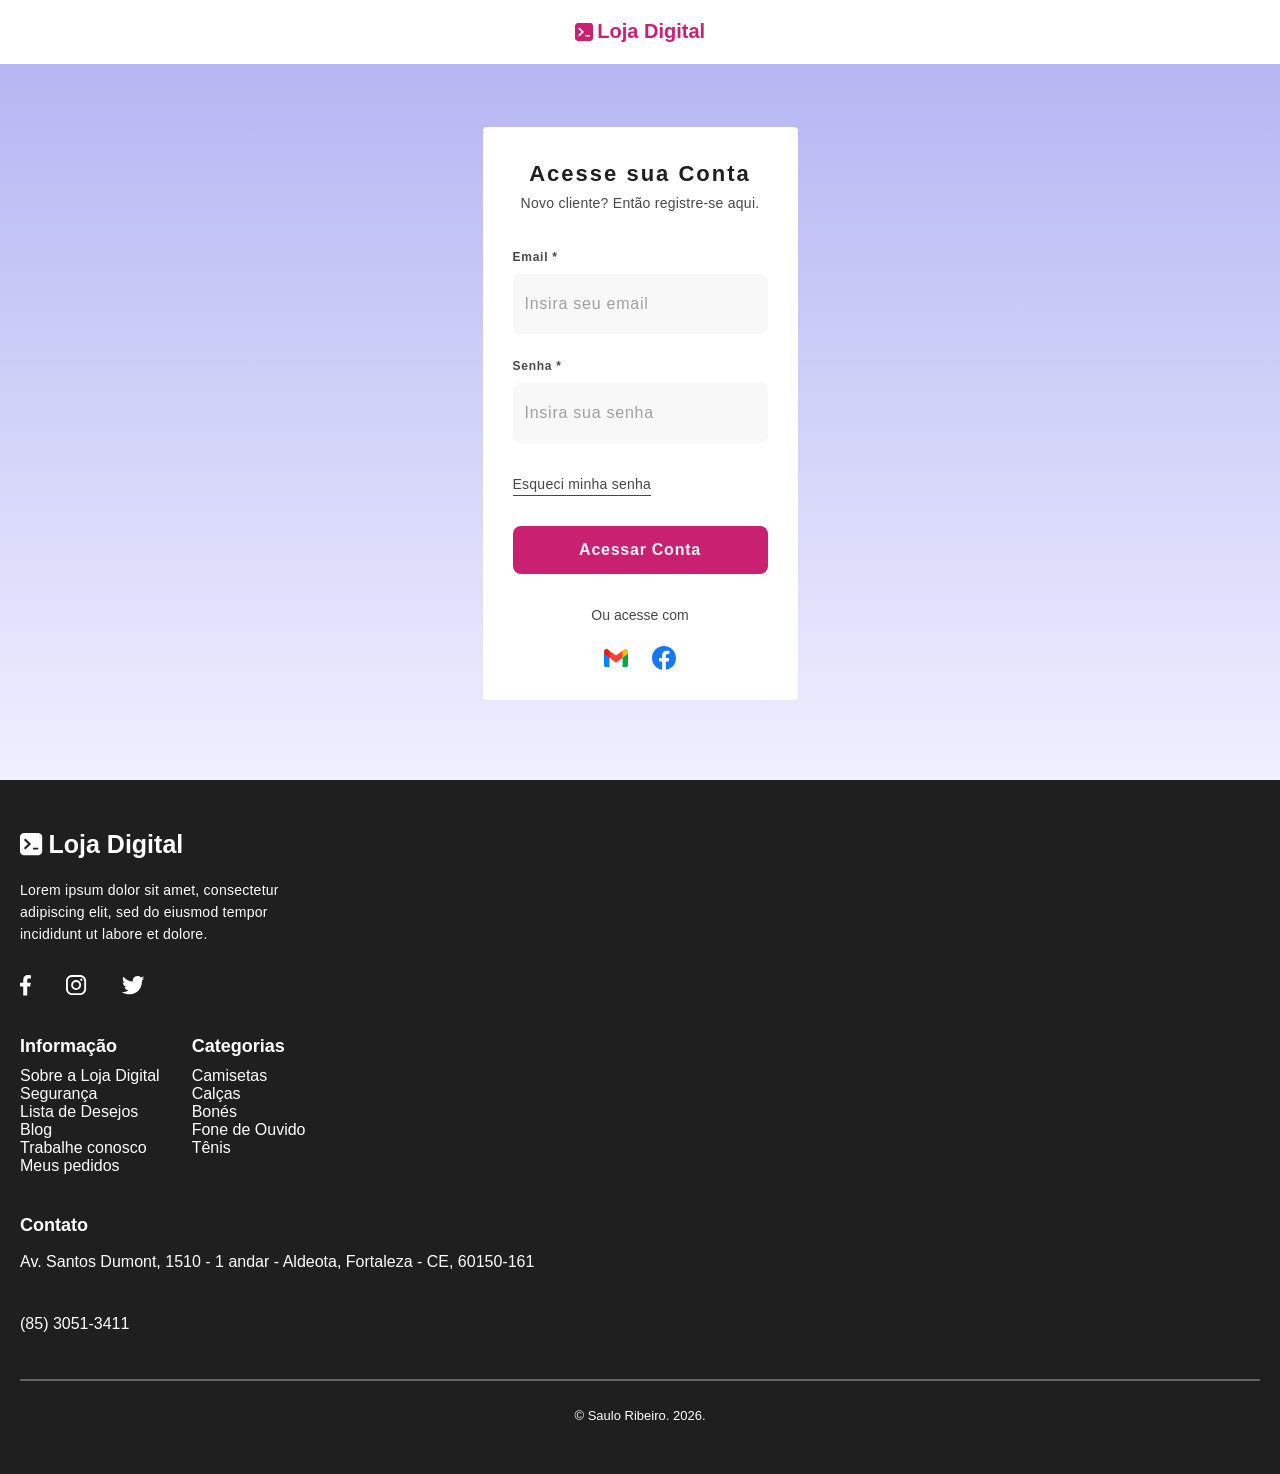
<file: src/pages/login.html>
<!doctype html>

<html lang="pt-br">
    <head>
        <meta charset="utf-8" />
        <meta
            name="viewport"
            content="width=device-width, initial-scale=1.0"
        />
        <title>Login - Loja Digital</title>
        <link
            rel="stylesheet"
            href="../styles/reset.css"
        />
        <link
            rel="stylesheet"
            href="../styles/global.css"
        />
    </head>
    <body>
        <header>
            <nav>
                <a href="../../index.html">
                    <img
                        src="../assets/logo.svg"
                        alt="logo quadrada na cor rosa com icone de um cursor de terminal"
                    />
                    <span>loja digital</span>
                </a>
            </nav>
        </header>
        <main>
            <form>
                <div class="texts">
                    <h1>Acesse sua Conta</h1>
                    <p>Novo cliente? Então registre-se aqui.</p>
                </div>
                <div class="inputs">
                    <div class="first-box-inputs">
                        <label>email *</label>
                        <input
                            type="email"
                            placeholder="Insira seu email"
                        />
                    </div>
                    <div>
                        <label>senha *</label>
                        <input
                            type="password"
                            placeholder="Insira sua senha"
                        />
                    </div>
                </div>
                <span>
                    <a href="#">Esqueci minha senha</a>
                </span>
                <button>acessar conta</button>
                <div class="others">
                    <span>Ou acesse com</span>
                    <nav>
                        <ul>
                            <li>
                                <a href="#">
                                    <img
                                        src="../assets/email.svg"
                                        alt="ícone do gmail"
                                    />
                                </a>
                            </li>
                            <li>
                                <a href="#">
                                    <img
                                        src="../assets/facebook.svg"
                                        alt="ícone do facebook"
                                    />
                                </a>
                            </li>
                        </ul>
                    </nav>
                </div>
            </form>
        </main>
        <footer>
            <div class="container">
                <div class="social">
                    <nav>
                        <a href="../../index.html">
                            <img
                                src="../assets/logo-white.svg"
                                alt="logo quadrada na cor branca com icone de um cursor de terminal"
                            />
                            <span>loja digital</span>
                        </a>
                    </nav>
                    <p>Lorem ipsum dolor sit amet, consectetur adipiscing elit, sed do eiusmod tempor incididunt ut labore et dolore.</p>
                    <nav>
                        <ul>
                            <li>
                                <a href="#">
                                    <img src="../assets/facebook-white.svg" alt="">
                                </a>
                            </li>
                            <li>
                                <a href="#">
                                    <img src="../assets/instagram.svg" alt="">
                                </a>
                            </li>
                            <li>
                                <a href="#">
                                    <img src="../assets/twitter.svg" alt="">
                                </a>
                            </li>
                        </ul>
                    </nav>
                </div>
                <div class="information">
                    <div>
                        <h2>Informação </h2>
                        <nav>
                            <ul>
                                <li>
                                    <a href="#">Sobre a Loja Digital</a>
                                </li>
                                <li>
                                    <a href="#">Segurança</a>
                                </li>
                                <li>
                                    <a href="#">Lista de Desejos</a>
                                </li>
                                <li>
                                    <a href="#">Blog</a>
                                </li>
                                <li>
                                    <a href="#">Trabalhe conosco</a>
                                </li>
                                <li>
                                    <a href="#">Meus pedidos</a>
                                </li>
                            </ul>
                        </nav>
                </div>
                    <div>
                        <h2>Categorias </h2>
                        <nav>
                            <ul>
                                <li>
                                    <a href="#">Camisetas</a>
                                </li>
                                <li>
                                    <a href="#">Calças</a>
                                </li>
                                <li>
                                    <a href="#">Bonés</a>
                                </li>
                                <li>
                                    <a href="#">Fone de Ouvido</a>
                                </li>
                                <li>
                                    <a href="#">Tênis</a>
                                </li>
                            </ul>
                        </nav>
                    </div>
                </div>
                <div class="contact">
                    <h2>contato</h2>
                    <address>
                        <a href="https://maps.app.goo.gl/LTuv1SjAStUkCci39" 
                        target = "_blank">Av. Santos Dumont, 1510 - 1 andar - Aldeota, Fortaleza - CE, 60150-161</a>
                    </address>
                    <span>
                        <a href="tel:+558530513411">(85) 3051-3411</a>
                    </span>
                </div>
            </div>
            <hr>
            <small>&copy; Saulo Ribeiro.  2026.</small>
        </footer>
    </body>
</html>
</file>
<file: src/styles/global.css>
header {
    nav {
        a {
            width: 178px;
            height: 64px;
            margin: 0 auto;
            display: flex;
            justify-content: center;
            align-items: center;
            gap: 4.5px;

            span {
                font-size: 20px;
                font-weight: 700;
                color: #c92071;
                text-transform: capitalize;
                margin-bottom: 2px;
            }
        }
    }
}

main {
    background: linear-gradient(#b5b6f2, #efefff);
    padding: 63px 0 80px;

    form {
        width: 315px;
        background-color: #fff;
        margin: 0 auto;
        padding: 30px;
        display: flex;
        flex-direction: column;
        gap: 30px;
        border-radius: 4px;

        span {
            a {
                font-size: 14px;
                line-height: 22px;
                letter-spacing: 0.25px;
                border-bottom: solid 1px #474747;
                width: fit-content;
                color: #474747;
            }
        }

        button {
            height: 48px;
            border-radius: 8px;
            background-color: #c92071;
            font-size: 16px;
            text-transform: capitalize;
            font-weight: 700;
            color: #f5f5f5;
            letter-spacing: 0.75px;
        }

        .others {
            width: fit-content;
            margin: 0 auto;

            span {
                font-size: 14px;
                color: #474747;
                line-height: 22px;
                letter-spacing: 0.25;

            }

            nav {

                width: 72px;
                margin: 20px auto 0;

                ul {
                    display: flex;
                    justify-content: space-between;
                    align-items: center;
                }
            }
        }

        .texts {
            text-align: center;

            h1 {
                font-size: 22px;
                line-height: 34px;
                letter-spacing: 2px;
                color: #1f1f1f;
            }

            p {
                font-size: 14px;
                line-height: 24px;
                letter-spacing: .25px;
                color: #474747;
            }
        }

        .inputs {
            .first-box-inputs {
                margin-bottom: 20px;
            }

            div {
                label {
                    font-size: 12px;
                    font-weight: 700;
                    line-height: 24px;
                    letter-spacing: .75px;
                    text-transform: capitalize;
                    color: #474747;
                    margin-bottom: 5px;
                }

                input {
                    width: 100%;
                    height: 60px;
                    background-color: #4747470a;
                    border-radius: 8px;
                    padding: 0 12px;
                    font-size: 16px;
                    line-height: 28px;
                    letter-spacing: .75px;
                    color: #474747;
                    outline-color: #c92071;

                    &::placeholder {
                        color: #66666699;
                    }
                }
            }
        }
    }
}

footer {
    background-color: #1f1f1f;
    padding: 50px 20px 46px;

    * {
        color: #fff
    }

    .container {
        .social {
            margin-bottom: 40px;

            nav {
                a {
                    display: flex;
                    align-items: center;
                    gap: 5.5px;

                    span {
                        font-size: 25px;
                        font-weight: 600;
                        text-transform: capitalize;
                    }

                }
            }

            p {
                font-size: 14px;
                line-height: 22px;
                letter-spacing: 0.25px;
                width: 307px;
                margin: 20px 0 30px;
            }

            nav {
                ul {
                    display: flex;
                    align-items: center;
                    gap: 35px;
                }
            }
        }

        .information {
            display: flex;
            gap: 32px;
            margin-bottom: 40px;

            div {
                h2 {
                    font-size: 18px;
                    text-transform: capitalize;
                    font-weight: 600;
                    margin-bottom: 10px;

                }

                nav {
                    ul {
                        li {
                            a {
                                font-weight: 400;

                            }
                        }
                    }
                }
            }

        }

        .contact {

            margin-bottom: 40px;

            h2 {
                font-size: 18px;
                text-transform: capitalize;
                font-weight: 600;
                margin-bottom: 10px;
            }

            address {

                margin-bottom: 31px;

                a {
                    font-style: normal;
                    line-height: 31px;
                }
            }

            span {
                line-height: 31px;
            }
        }
    }

    hr {
        border: solid 0.75px #ffffff4d;
        margin-bottom: 23px;
    }

    small {
        text-align: center;
        font-size: 13px;
        line-height: 24px;
    }

}
</file>
